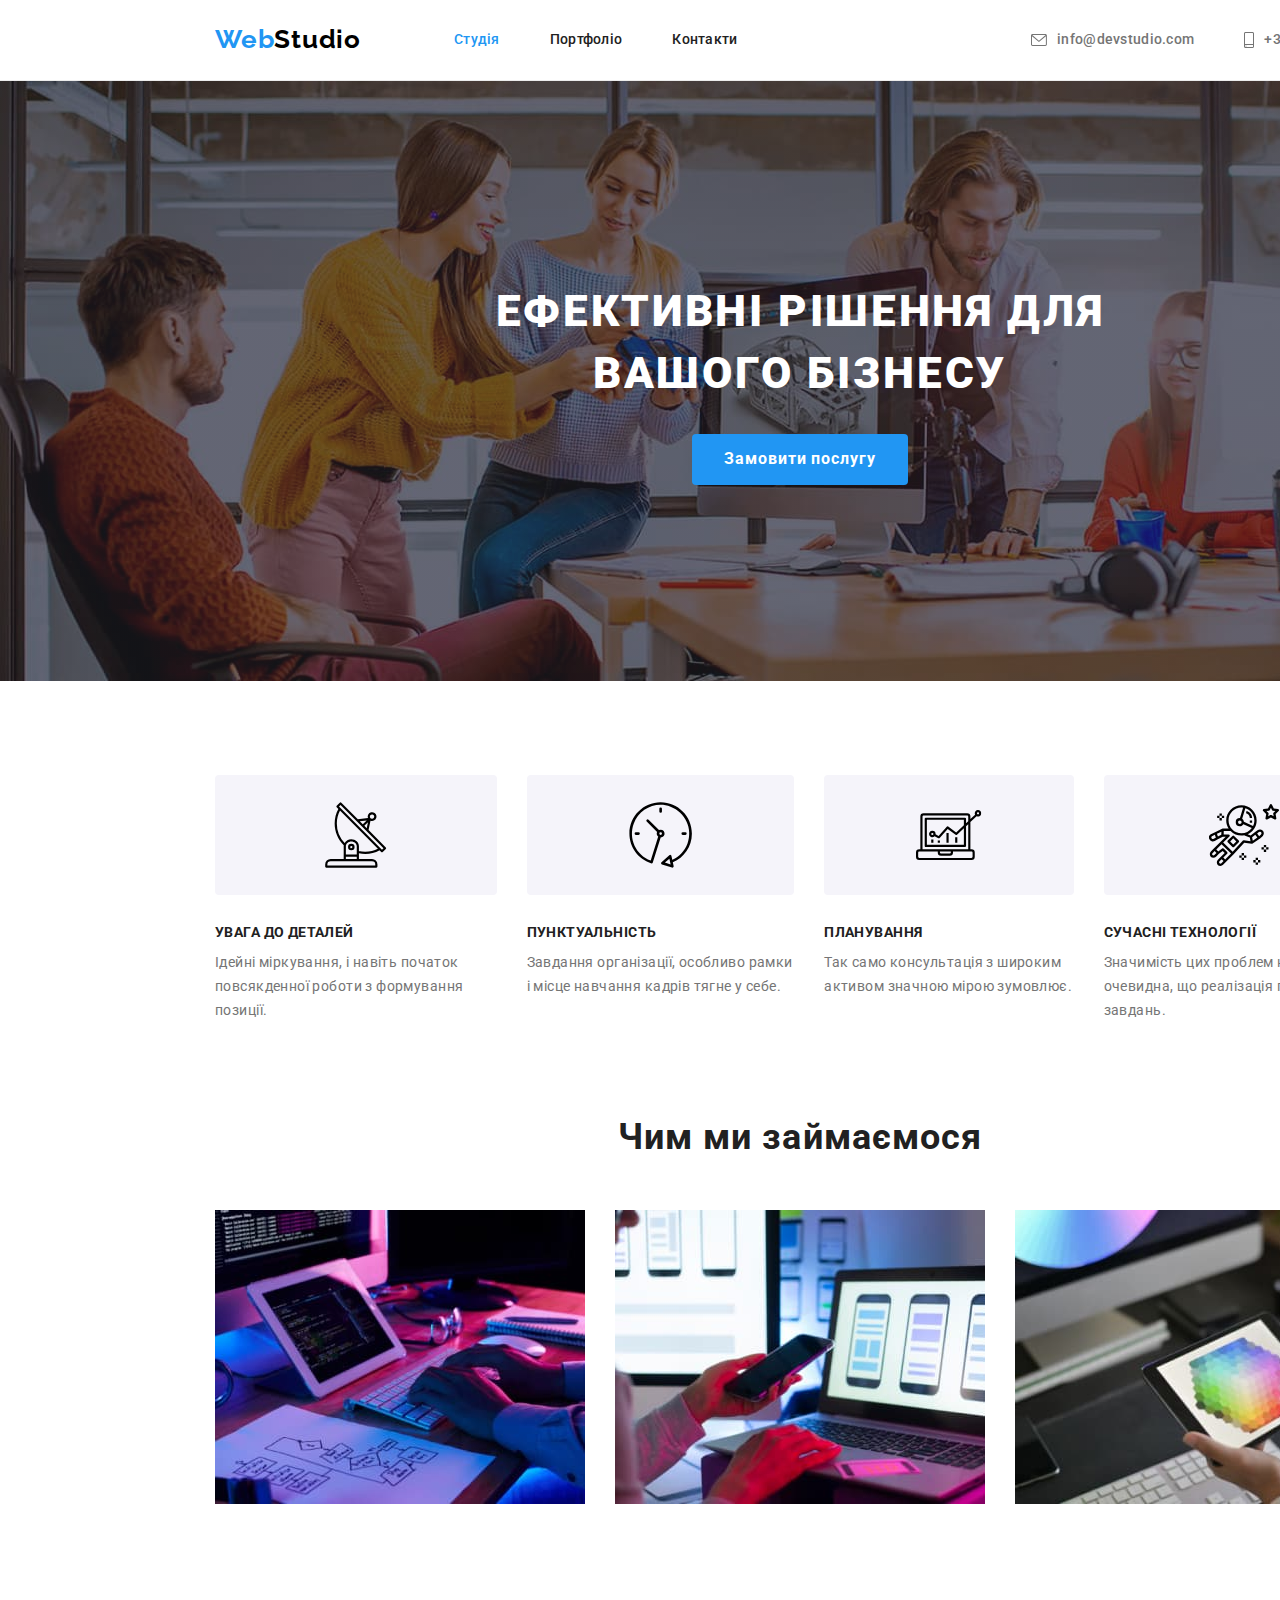
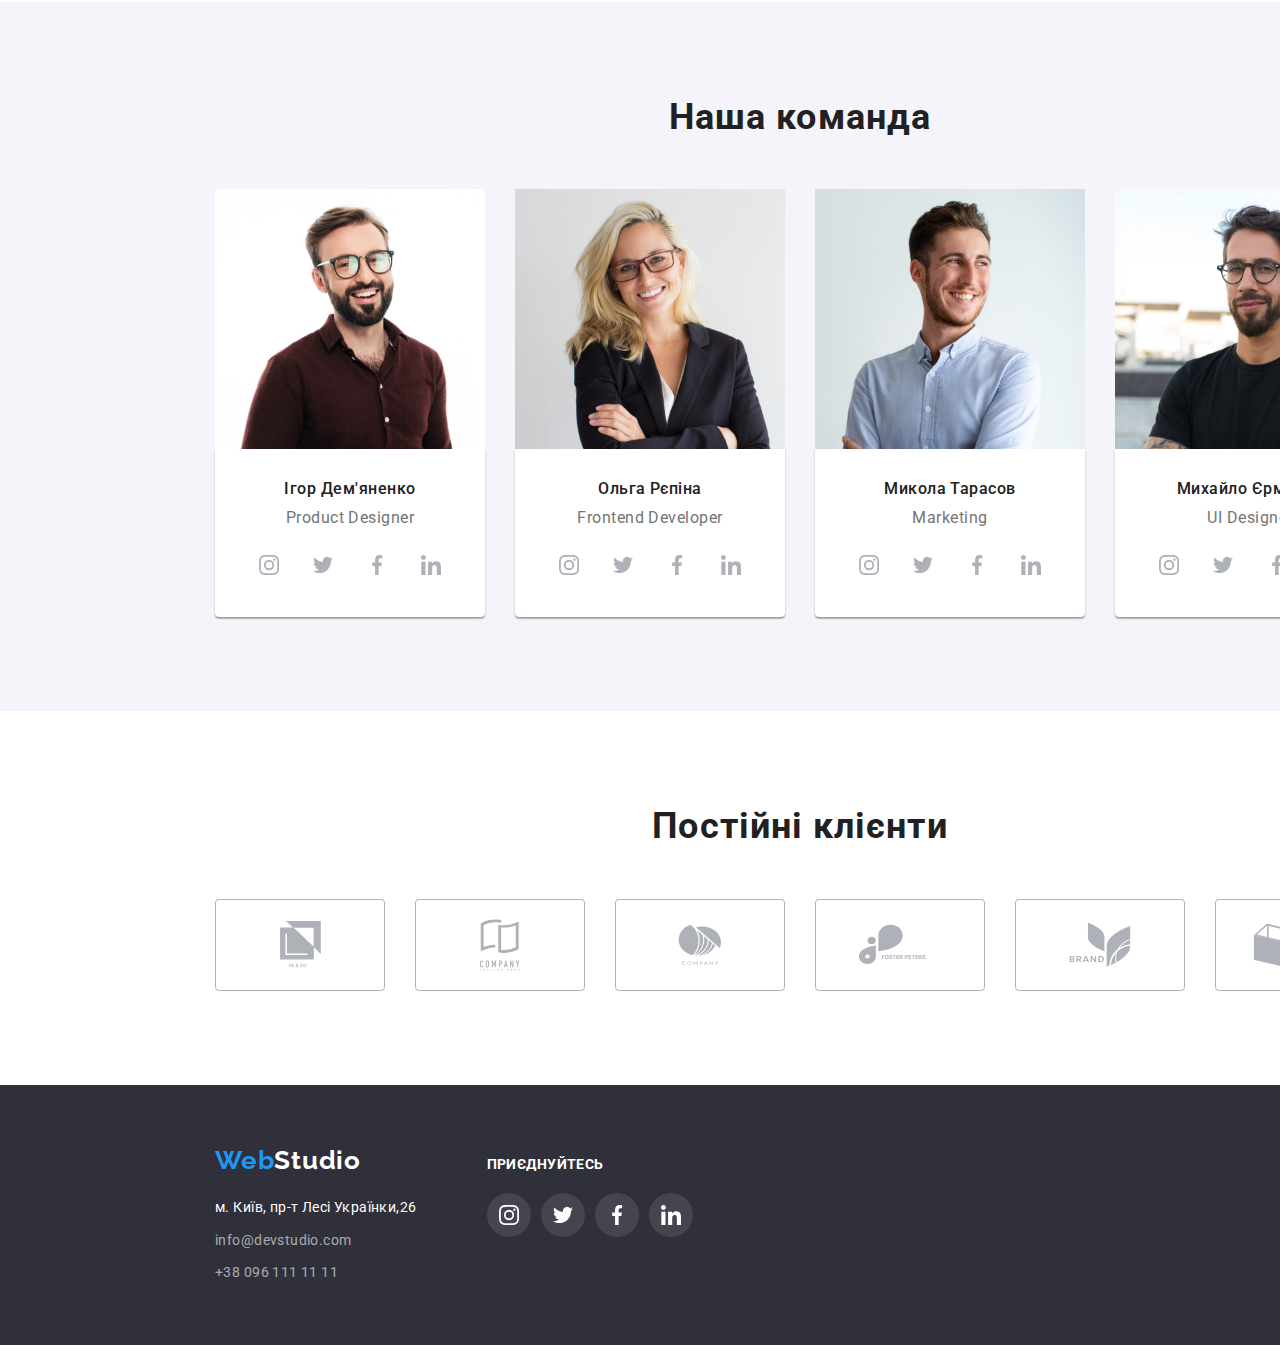
<file: index.html>
<!DOCTYPE html>
<html lang="uk">
  <head>
    <meta charset="UTF-8" />
    <meta http-equiv="X-UA-Compatible" content="IE=edge" />
    <meta name="viewport" content="width=device-width, initial-scale=1.0" />
    <link
      href="https://fonts.googleapis.com/css2?family=Raleway:wght@700&family=Roboto:wght@400;500;700;900&display=swap"
      rel="stylesheet"
    />
    <link rel="stylesheet" href="https://cdnjs.cloudflare.com/ajax/libs/modern-normalize/1.1.0/modern-normalize.min.css">
    <link rel="stylesheet" href="./css/styles.css" />
    <title>WebStudio</title>
  </head>
  <body>
    <header class="top">
      <div class="container main-header">
        <nav class="main-header">
          <a href="./index.html" class="logo"><span class="logo-span">Web</span>Studio</a>
          <ul class="site-nav list">
            <li class="items"><a href="./index.html" class="link current">Студія</a></li>
            <!--pointers-->
            <li class="items"><a href="./portfolio.html" class="link">Портфоліо</a></li>
            <li class="items"><a href="" class="link">Контакти</a></li>
          </ul>
        </nav>
        <ul class="contacts list">
          <li class="item">
            <a href="mailto:info@devstudio.com" class="meltel">
              <svg width="16px" height="12px" class="icons-header">
                <use href="./images/icons.svg#envelope"></use>
              </svg>  
              info@devstudio.com</a
            >
          </li>
          <!--pointers-->
          <li class="item">
            <a href="tel:+380961111111" class="meltel">
              <svg width="10px" height="16px" class="icons-header">
                <use href="./images/icons.svg#smartphone"></use>
              </svg>  
              +38 096 111 11 11</a
            >
          </li>
        </ul>
      </div>
    </header>

    <main>
      <section class="hero overlay">
        <div class="container">
          <h1 class="hero-title">Ефективні рішення для <br> вашого бізнесу</h1>
          <button type="button" class="button-main">Замовити послугу</button>
        </div>
      </section>

      <section class="section">
        <div class="container">
          <h2 class="visually-hidden">Особливості</h2>
          <ul class="list flex">
            <li>
              <div class="features">
                <svg width="65.32px" height="70px" class="features-icons">
                  <use href="./images/icons.svg#antenna"></use>
                </svg>
              </div>
              <h3 class="section-ti">Увага до деталей</h3>
              <p class="description">Ідейні міркування, і навіть початок повсякденної роботи з формування позиції.</p>
            </li>
            <li>
              <div class="features">
                <svg width="65.32px" height="70px" class="features-icons">
                  <use href="./images/icons.svg#clock"></use>
                </svg>
              </div>
              <h3 class="section-ti">Пунктуальність</h3>
              <p class="description">Завдання організації, особливо рамки і місце навчання кадрів тягне у себе.</p>
            </li>
            <li>
              <div class="features">
                <svg width="65.32px" height="70px" class="features-icons">
                  <use href="./images/icons.svg#diagram"></use>
                </svg>
              </div>
              <h3 class="section-ti">Планування</h3>
              <p class="description">Так само консультація з широким активом значною мірою зумовлює.</p>
            </li>
            <li>
              <div class="features">
                <svg width="70px" height="70px" class="features-icons">
                  <use href="./images/icons.svg#astronaut"></use>
                </svg>
              </div>
              <h3 class="section-ti">Сучасні технології</h3>
              <p class="description">Значимість цих проблем настільки очевидна, що реалізація планових завдань.</p>
            </li>
          </ul>
        </div>
      </section>
      <section class="section wwd">
        <div class="container">
          <h2 class="section-title">Чим ми займаємося</h2>
          <ul class="list flex">
            <li>
              <img src="./images/box1.jpg" width="370" alt="людина програмує" />
            </li>
            <li>
              <img src="./images/box2.jpg" width="370" alt="людина вибирає дизайн" />
            </li>
            <li>
              <img src="./images/box3.jpg" width="370" alt="людина вибирає колір" />
            </li>
          </ul>
        </div>
      </section>
      <section class="section team">
        <div class="container">
          <h2 class="section-title">Наша команда</h2>
        <ul class="list team-people">
          <li class="people">
            <img src="./images/img1.jpg" width="270" alt="Ігор Дем'яненко Product Designer" class="img-desc"/>
            <div class="description-p">
              <h3 class="section-ti-sec">Ігор Дем'яненко</h3>
              <p class="section-ti-sec-descr">Product Designer</p>
               <ul class="list soclink">
                  <li><a href="" class="link-icon">
                    <svg width="20px" height="20px" class="social-networks">
                      <use href="./images/icons.svg#instagram"></use></svg>
                  </a></li>
                  <li><a href="" class="link-icon">
                    <svg width="20px" height="20px" class="social-networks">
                      <use href="./images/icons.svg#twitter"></use></svg>
                  </a></li>
                  <li><a href="" class="link-icon">
                    <svg width="20px" height="20px" class="social-networks">
                      <use href="./images/icons.svg#facebook"></use></svg>
                  </a></li>
                  <li><a href="" class="link-icon">
                    <svg width="20px" height="20px" class="social-networks">
                      <use href="./images/icons.svg#linkedin"></use></svg>
                  </a></li>
                </ul>
            </div>
          </li>
          <li class="people">
            <img src="./images/img2.jpg" width="270" alt="Ольга Рєпіна Frontend Developer" class="img-desc"/>
            <div class="description-p">
              <h3 class="section-ti-sec">Ольга Рєпіна</h3>
              <p class="section-ti-sec-descr">Frontend Developer</p>
               <ul class="list soclink">
                  <li><a href="" class="link-icon">
                    <svg width="20px" height="20px" class="social-networks">
                      <use href="./images/icons.svg#instagram"></use></svg>
                  </a></li>
                  <li><a href="" class="link-icon">
                    <svg width="20px" height="20px" class="social-networks">
                      <use href="./images/icons.svg#twitter"></use></svg>
                  </a></li>
                  <li><a href="" class="link-icon">
                    <svg width="20px" height="20px" class="social-networks">
                      <use href="./images/icons.svg#facebook"></use></svg>
                  </a></li>
                  <li><a href="" class="link-icon">
                    <svg width="20px" height="20px" class="social-networks">
                      <use href="./images/icons.svg#linkedin"></use></svg>
                  </a></li>
                </ul>
            </div>
          </li>
          <li class="people">
            <img src="./images/img3.jpg" width="270" alt="Микола Тарасов Marketing" class="img-desc"/>
            <div class="description-p">
              <h3 class="section-ti-sec">Микола Тарасов</h3>
              <p class="section-ti-sec-descr">Marketing</p>
               <ul class="list soclink">
                  <li><a href="" class="link-icon">
                    <svg width="20px" height="20px" class="social-networks">
                      <use href="./images/icons.svg#instagram"></use></svg>
                  </a></li>
                  <li><a href="" class="link-icon">
                    <svg width="20px" height="20px" class="social-networks">
                      <use href="./images/icons.svg#twitter"></use></svg>
                  </a></li>
                  <li><a href="" class="link-icon">
                    <svg width="20px" height="20px" class="social-networks">
                      <use href="./images/icons.svg#facebook"></use></svg>
                  </a></li>
                  <li><a href="" class="link-icon">
                    <svg width="20px" height="20px" class="social-networks">
                      <use href="./images/icons.svg#linkedin"></use></svg>
                  </a></li>
                </ul>
            </div>
          </li>
          <li class="people">
            <img src="./images/img4.jpg" width="270" alt="Михайло Єрмаков UI Designer" class="img-desc"/>
            <div class="description-p">
              <h3 class="section-ti-sec">Михайло Єрмаков</h3>
              <p class="section-ti-sec-descr">UI Designer</p>
                <ul class="list soclink">
                  <li><a href="" class="link-icon">
                    <svg width="20px" height="20px" class="social-networks">
                      <use href="./images/icons.svg#instagram"></use></svg>
                  </a></li>
                  <li><a href="" class="link-icon">
                    <svg width="20px" height="20px" class="social-networks">
                      <use href="./images/icons.svg#twitter"></use></svg>
                  </a></li>
                  <li><a href="" class="link-icon">
                    <svg width="20px" height="20px" class="social-networks">
                      <use href="./images/icons.svg#facebook"></use></svg>
                  </a></li>
                  <li><a href="" class="link-icon">
                    <svg width="20px" height="20px" class="social-networks">
                      <use href="./images/icons.svg#linkedin"></use></svg>
                  </a></li>
                </ul>
            </div>
          </li>
        </ul>
        </div>
      </section>
      <section class="section">
        <div class="container">
          <h2 class="section-title">Постійні клієнти</h2>
          <ul class="list companies">
            <li>
              <a href="" class="companies-link">
                <svg width="41px" height="46.7px" class="companies-list">
                  <use href="./images/icons.svg#company1"></use>
                </svg>
              </a>
            </li>
            <li>
              <a href="" class="companies-link">
                <svg width="40px" height="52px" class="companies-list">
                  <use href="./images/icons.svg#company2"></use>
                </svg>
              </a>
            </li>
            <li>
              <a href="" class="companies-link">
                <svg width="43.46px" height="41.18px" class="companies-list">
                  <use href="./images/icons.svg#company3"></use>
                </svg>
              </a>
            </li>
            <li>
              <a href="" class="companies-link">
                <svg width="84.44px" height="40.62px" class="companies-list">
                  <use href="./images/icons.svg#company4"></use>
                </svg>
              </a>
            </li>
            <li>
              <a href="" class="companies-link">
                <svg width="62.54px" height="45.43px" class="companies-list">
                  <use href="./images/icons.svg#company5"></use>
                </svg>
              </a>
            </li>
            <li>
              <a href="" class="companies-link">
                <svg width="93.71px" height="43.93px" class="companies-list">
                  <use href="./images/icons.svg#company6"></use>
                </svg>
              </a>
            </li>
          </ul>
        </div>
      </section>
    </main>
    <footer class="footer">
      <div class="container flex-foot">
        <div>
          <a href="./index.html" class="logo-foot"><span class="logo-span">Web</span>Studio</a>
        <address class="footadd">
          <ul class="address list">
            <li class=" forreatr">
              <a href="https://goo.gl/maps/CPtrU1FHBa2aNyZL9" target="_blank" rel="noopener noreferrer" class="address-link">м.
                Київ, пр-т Лесі Українки,26</a>
            </li>
            <li class=" forreatr"><a href="mailto:info@devstudio.com" class="address-mt">info@devstudio.com</a></li>
            <li class=" forreatr"><a href="tel:+380961111111" class="address-mt">+38 096 111 11 11</a></li>
          </ul>
        </address>
        </div>
        <div class="join">
          <h3 class="foot-join">приєднуйтесь</h3>
          <ul class="list foot-links">
                 <li><a href="" class="foot-link-icon">
                    <svg width="20px" height="20px" class="foot-social-networks">
                      <use href="./images/icons.svg#instagram"></use></svg>
                  </a></li>
                  <li><a href="" class="foot-link-icon">
                    <svg width="20px" height="20px" class="foot-social-networks">
                      <use href="./images/icons.svg#twitter"></use></svg>
                  </a></li>
                  <li><a href="" class="foot-link-icon">
                    <svg width="20px" height="20px" class="foot-social-networks">
                      <use href="./images/icons.svg#facebook"></use></svg>
                  </a></li>
                  <li><a href="" class="foot-link-icon">
                    <svg width="20px" height="20px" class="foot-social-networks">
                      <use href="./images/icons.svg#linkedin"></use></svg>
                  </a>
                </li>
           </ul>
        </div>
      </div>
    </footer>
  </body>
</html>
</file>
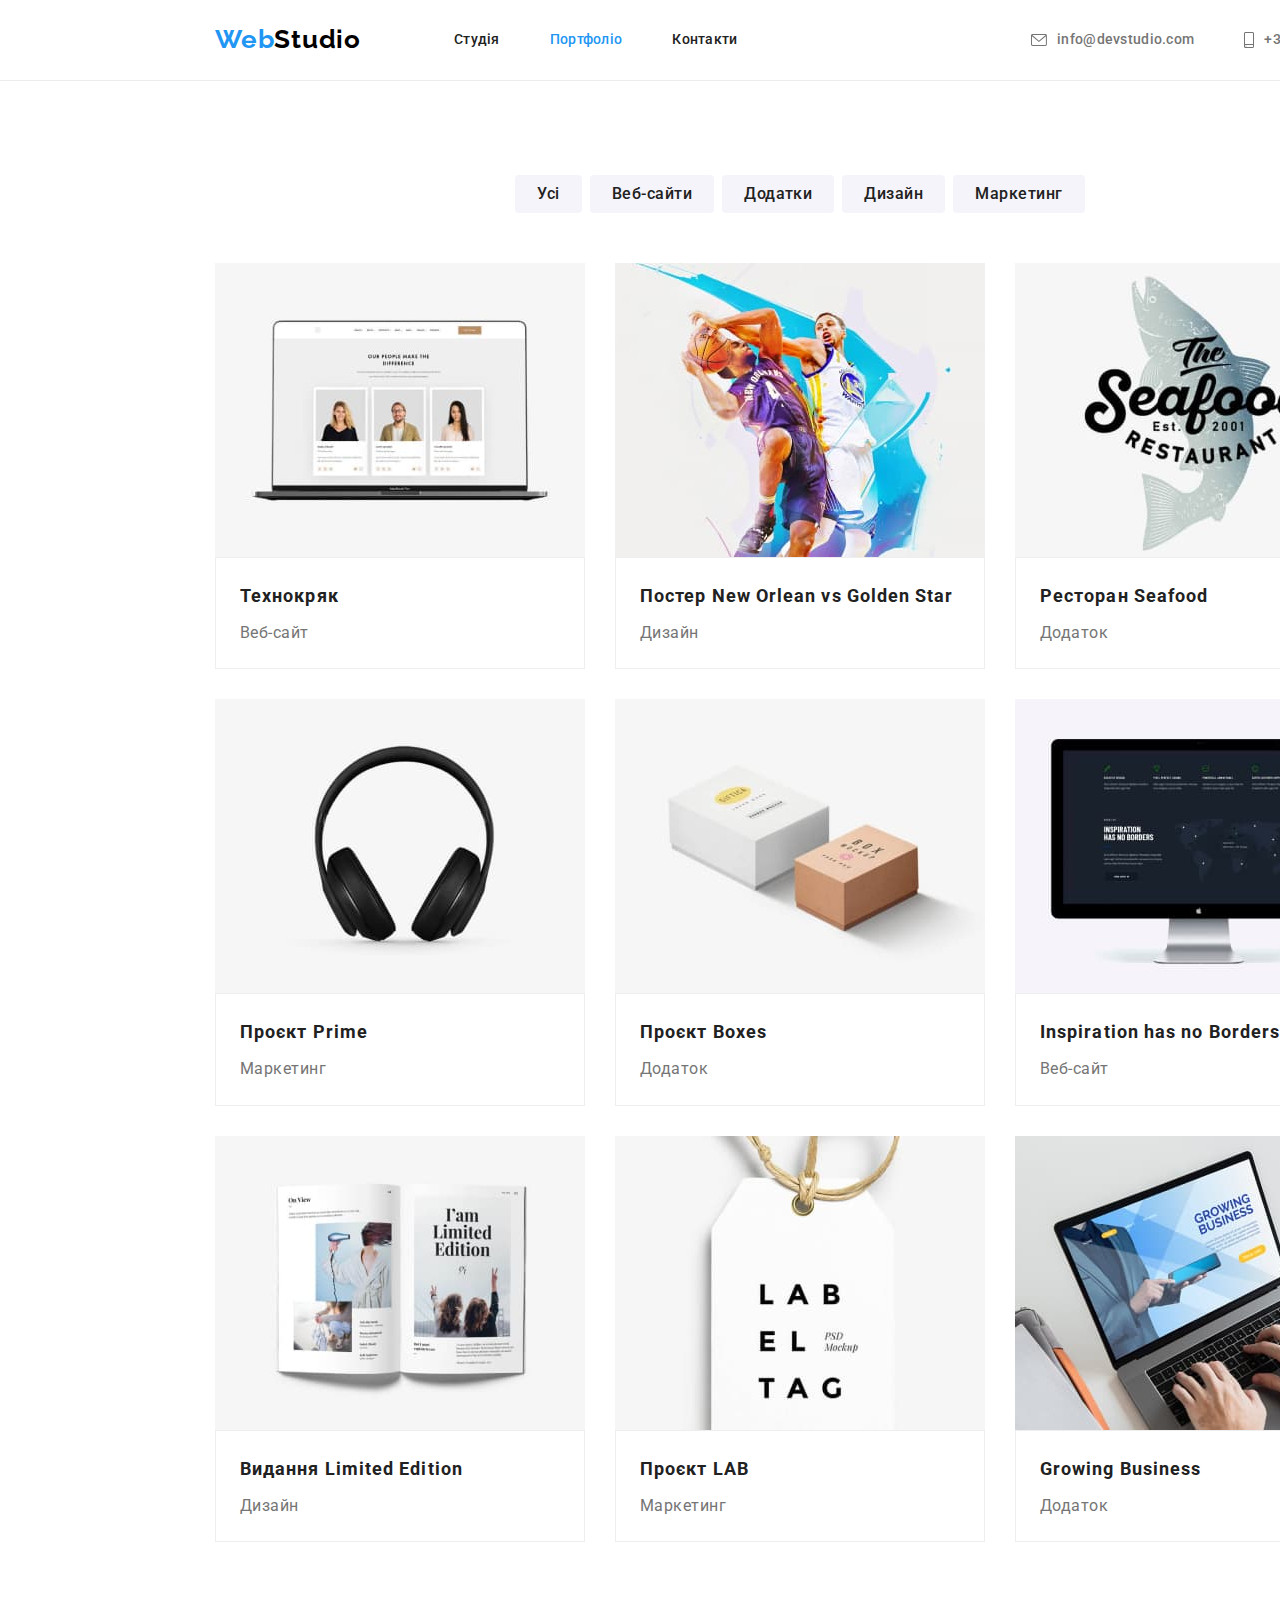
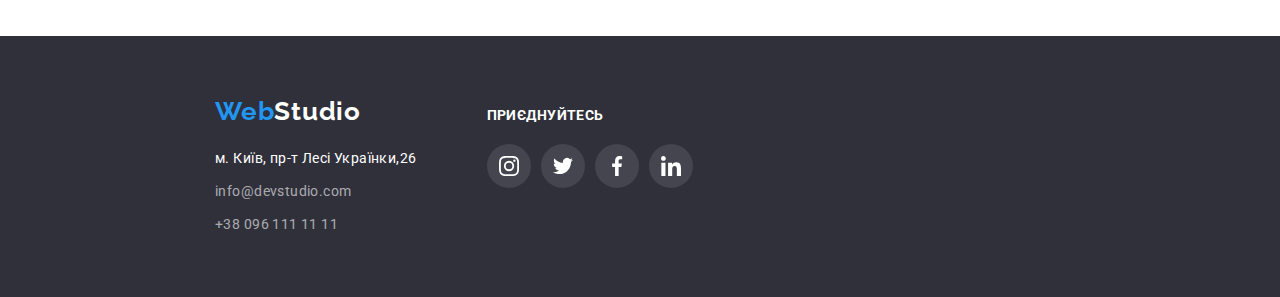
<file: portfolio.html>
<!DOCTYPE html>
<html lang="uk">
  <head>
    <meta charset="UTF-8" />
    <meta http-equiv="X-UA-Compatible" content="IE=edge" />
    <meta name="viewport" content="width=device-width, initial-scale=1.0" />
    <link
      href="https://fonts.googleapis.com/css2?family=Raleway:wght@700&family=Roboto:wght@400;500;700;900&display=swap"
      rel="stylesheet"
    />
    <link rel="stylesheet" href="https://cdnjs.cloudflare.com/ajax/libs/modern-normalize/1.1.0/modern-normalize.min.css">
    <title>Portfolio</title>
    <link rel="stylesheet" href="./css/styles.css" />
  </head>
  <body>
    <header class="top">
      <div class="container main-header">
        <nav class="main-header">
          <a href="./index.html" class="logo"><span class="logo-span">Web</span>Studio</a>
          <ul class="site-nav list">
            <li class="items"><a href="./index.html" class="link">Студія</a></li>
            <!--pointers-->
            <li class="items"><a href="./portfolio.html" class="link current">Портфоліо</a></li>
            <li class="items"><a href="" class="link">Контакти</a></li>
          </ul>
        </nav>
        <ul class="contacts list">
          <li class="item">
            <a href="mailto:info@devstudio.com" class="meltel">
              <svg width="16px" height="12px" class="icons-header">
                <use href="./images/icons.svg#envelope"></use>
              </svg>  
              info@devstudio.com</a
            >
          </li>
          <!--pointers-->
          <li class="item">
            <a href="tel:+380961111111" class="meltel">
              <svg width="10px" height="16px" class="icons-header">
                <use href="./images/icons.svg#smartphone"></use>
              </svg>  
              +38 096 111 11 11</a
            >
          </li>
        </ul>
      </div>
    </header>
    <main>
      <section class="section">
        <div class="container">
          <h1 class="visually-hidden">Приклади</h1>
          <ul class="list butlist">
            <li class="but-sec"><button type="button" class="buttons">Усі</button></li>
            <li class="but-sec"><button type="button" class="buttons">Веб-сайти</button></li>
            <li class="but-sec"><button type="button" class="buttons">Додатки</button></li>
            <li class="but-sec"><button type="button" class="buttons">Дизайн</button></li>
            <li class="but-sec"><button type="button" class="buttons">Маркетинг</button></li>
          </ul>
          
          <ul class="list product">
            <li class="product-element">
              <a href="" class="link-portfolio">
                <img src="./images/imgp1.jpg" width="370" alt="комп'ютер" class="img-desc-w"/>
                <div class="description-w">
                  <h2 class="section-tp">Технокряк</h2>
                  <p class="section-tp-descr">Веб-сайт</p>
                </div>
              </a>
            </li>
            <li class="product-element">
              <a href="" class="link-portfolio">
                <img src="./images/imgp2.jpg" width="370" alt="дизайн постеру" class="img-desc-w"/>
                <div class="description-w">
                  <h2 class="section-tp">Постер New Orlean vs Golden Star</h2>
                  <p class="section-tp-descr">Дизайн</p>
                </div>
              </a>
            </li>
            <li class="product-element">
              <a href="" class="link-portfolio">
                <img src="./images/imgp3.jpg" width="370" alt="лейбл ресторану" class="img-desc-w"/>
                <div class="description-w">
                  <h2 class="section-tp">Ресторан Seafood</h2>
                  <p class="section-tp-descr">Додаток</p>
                </div>
              </a>
            </li>
            <li class="product-element">
              <a href="" class="link-portfolio">
                <img src="./images/imgp4.jpg" width="370" alt="навушники лейбл" class="img-desc-w"/>
                <div class="description-w">
                  <h2 class="section-tp">Проєкт Prime</h2>
                  <p class="section-tp-descr">Маркетинг</p>
                </div>
              </a>
            </li>
            <li class="product-element"> 
              <a href="" class="link-portfolio">
                <img src="./images/imgp5.jpg" width="370" alt="коробки лейбл" class="img-desc-w"/>
                <div class="description-w">
                  <h2 class="section-tp">Проєкт Boxes</h2>
                  <p class="section-tp-descr">Додаток</p>
                </div>
              </a>
            </li>
            <li class="product-element">
              <a href="" class="link-portfolio">
                <img src="./images/imgp6.jpg" width="370" alt="комп'ютер сайт 1" class="img-desc-w"/>
                <div class="description-w">
                  <h2 class="section-tp">Inspiration has no Borders</h2>
                  <p class="section-tp-descr">Веб-сайт</p>
                </div>
              </a>
            </li>
            <li class="product-element">
              <a href="" class="link-portfolio">
                <img src="./images/imgp7.jpg" width="370" alt="книжка лейбл" class="img-desc-w"/>
                <div class="description-w">
                  <h2 class="section-tp">Видання Limited Edition</h2>
                  <p class="section-tp-descr">Дизайн</p>
                </div>
              </a>
            </li>
            <li class="product-element">
              <a href="" class="link-portfolio">
                <img src="./images/imgp8.jpg" width="370" alt="лейбл" class="img-desc-w"/>
                <div class="description-w">
                  <h2 class="section-tp">Проєкт LAB</h2>
                  <p class="section-tp-descr">Маркетинг</p>
                </div>
              </a>
            </li>
            <li class="product-element" class="but-sec">
              <a href="" class="link-portfolio">
                <img src="./images/imgp9.jpg" width="370" alt="комп'ютер сайт 2" class="img-desc-w"/>
                <div class="description-w">
                  <h2 class="section-tp">Growing Business</h2>
                  <p class="section-tp-descr">Додаток</p>
                </div>
              </a>
            </li>
          </ul>
        </div>
      </section>
    </main>
    <footer class="footer">
      <div class="container flex-foot">
        <div>
          <a href="./index.html" class="logo-foot"><span class="logo-span">Web</span>Studio</a>
        <address class="footadd">
          <ul class="address list">
            <li class=" forreatr">
              <a href="https://goo.gl/maps/CPtrU1FHBa2aNyZL9" target="_blank" rel="noopener noreferrer" class="address-link">м.
                Київ, пр-т Лесі Українки,26</a>
            </li>
            <li class=" forreatr"><a href="mailto:info@devstudio.com" class="address-mt">info@devstudio.com</a></li>
            <li class=" forreatr"><a href="tel:+380961111111" class="address-mt">+38 096 111 11 11</a></li>
          </ul>
        </address>
        </div>
        <div class="join">
          <h3 class="foot-join">приєднуйтесь</h3>
          <ul class="list foot-links">
                 <li><a href="" class="foot-link-icon">
                    <svg width="20px" height="20px" class="foot-social-networks">
                      <use href="./images/icons.svg#instagram"></use></svg>
                  </a></li>
                  <li><a href="" class="foot-link-icon">
                    <svg width="20px" height="20px" class="foot-social-networks">
                      <use href="./images/icons.svg#twitter"></use></svg>
                  </a></li>
                  <li><a href="" class="foot-link-icon">
                    <svg width="20px" height="20px" class="foot-social-networks">
                      <use href="./images/icons.svg#facebook"></use></svg>
                  </a></li>
                  <li><a href="" class="foot-link-icon">
                    <svg width="20px" height="20px" class="foot-social-networks">
                      <use href="./images/icons.svg#linkedin"></use></svg>
                  </a>
                </li>
           </ul>
        </div>
      </div>
    </footer>
  </body>
</html>
</file>
<file: css/styles.css>
:root{
    --primary-text-color: #757575;
    --accent-color: #2196F3;
    --white: #ffffff;
    --black: #000000;
    --background: #2F303A;
    --title: #212121;
    --button: #F5F4FA;
    --footer-meltel: rgba(255, 255, 255, 0.6);
    --button-inactive: #188CE8;
    --icons: #AFB1B8;
    --icons-foot: rgba(255, 255, 255, 0.1);
}

/* html{
    box-sizing: border-box;
}

*,
*::before,
*::after{
    box-sizing: inherit;
} */

.list{
    padding: 0;
    margin: 0;
    list-style: none;
}


p,
h1,
h2,
h3,
ul{
    padding: 0;
    margin: 0;
}
/* колір основного тексту #212121 */
/* другорядний колір тексту #757575*/
/* акцент #2196F3 */
/* #FFFFFF білий */
/* #2F303A другорядний */
/*  */

body{
    margin: 0 auto;
    width: 1600px;
    color: var(--primary-text-color);
    background-color: var(--white);
    font-family: Roboto, sans-serif;
    /* overflow-x: hidden; */
}
/* header */
.top{
    border-bottom: 1px solid #ECECEC;
}

.main-header{
    display: flex;
    align-items: center;
}
.logo{
    color: var(--black);
    font-family: 'Raleway',sans-serif;
    font-style: normal;
    font-weight: 700;
    font-size: 26px;
    line-height: 1.2;
    letter-spacing: 0.03em;
    text-decoration: none;
}

.logo-span{
    color: var(--accent-color);
}

.logo-foot{
    display: inline-block;
    margin-bottom: 20px;
    color: var(--white);
    font-family: 'Raleway',sans-serif;
    font-style: normal;
    font-weight: 700;
    font-size: 26px;
    line-height: 1.2;
    letter-spacing: 0.03em;
    text-decoration: none;
}
.site-nav{
    display: flex;
    margin-left: 93px;
}

/* .site-nav li{
    outline: 2px solid tomato;
} */

.site-nav .items:not(:last-child){
    margin-right: 50px;
}
.site-nav .link{
    display: block;
    padding-top: 32px;
    padding-bottom: 32px;
    color: var(--title);
    font-weight: 500;
    font-size: 14px;
    line-height: 1.14;
    letter-spacing: 0.02em;
    text-decoration: none;
}

.site-nav .link:hover,
.site-nav .link:focus{
    color: var(--accent-color);
}

.site-nav .link.current{
    color: var(--accent-color);
}
.contacts{
    display: flex;
    margin-left: auto;
}

.contacts .item:not(:last-child){
    margin-right: 50px;
}

.contacts .meltel{
    padding-top: 32px;
    padding-bottom: 32px;
    color: var(--primary-text-color);
    font-weight: 500;
    font-size: 14px;
    line-height: 1.14;
    letter-spacing: 0.02em;
    text-decoration: none;
    display: flex;
    align-items: center;
}

.contacts .meltel:hover,
.contacts .meltel:focus{
    color: var(--accent-color);
}

.container{
    margin-left: auto;
    margin-right: auto;
    padding-left: 15px;
    padding-right: 15px;
    width: 1200px;
}

.icons-header{
    margin-right: 10px;
    fill: currentColor;
}

/* main */
.hero{
    background-color: var(--background);
    text-align: center;
    padding-top: 200px;
    padding-bottom: 200px;
}

.overlay{
    max-width: 1600px;
    height: 600px;
    margin-left: auto;
    margin-right: auto;
    background-image: linear-gradient( 
        to right,
     rgba(47, 48, 58, 0.4),
     rgba(47, 48, 58, 0.4)
     ), url(../images/hero.jpg);
    background-repeat: no-repeat;
    background-position: center;
    background-size: cover;
}

.hero-title{
    margin-bottom: 30px;
    margin-top: 0;
    color: var(--white);
    font-weight: 900;
    font-size: 44px;
    line-height: 1.4;
    text-align: center;
    letter-spacing: 0.06em;
    text-transform: uppercase;
}
.button-main{
    display: inline-block;
    border-radius: 4px;
    border: var(--accent-color);
    padding: 10px 32px;
    min-width: 216px;
    color: var(--white);
    background-color: var(--accent-color);
    cursor: pointer;
    font-family: inherit;
    font-weight: 700;
    font-size: 16px;
    line-height: 1.9;
    margin: 0 auto;
    text-align: center;
    letter-spacing: 0.06em;
}

.button-main:hover,
.button-main:focus{
    color: var(--white);
    background-color: var(--button-inactive);
}
.buttons{
    padding: 6px 22px;
    display: inline-block;
    border-radius: 4px;
    border: var(--button);
    color: var(--title);
    background-color: var(--button);
    cursor: pointer;
    font-family: inherit;
    font-weight: 500;
    font-size: 16px;
    line-height: 26px;
    text-align: center;
    letter-spacing: 0.03em;
}

.but-sec:not(:last-child){
    margin-right: 8px;
}
.buttons:hover,
.buttons:focus{
    border: var(--accent-color);
    color: var(--white);
    background-color: var(--accent-color);
    cursor: pointer;
    font-family: inherit;
    box-shadow: 0px 3px 1px rgba(0, 0, 0, 0.1), 0px 1px 2px rgba(0, 0, 0, 0.08), 0px 2px 2px rgba(0, 0, 0, 0.12);
}

.butlist{
    margin-bottom: 50px;
    display: flex;
    justify-content: center;
}
.section{
    padding-top: 94px;
    padding-bottom: 94px;
}

.wwd{
    padding-top: 0;
}
.team{
    background-color: var(--button);  
}

.flex {
    display: flex;
}

.flex li:not(:last-child){
    margin-right: 30px;
}

.visually-hidden {
    position: absolute;
    white-space: nowrap;
    width: 1px;
    height: 1px;
    overflow: hidden;
    border: 0;
    padding: 0;
    clip: rect(0 0 0 0);
    clip-path: inset(50%);
    margin: -1px;
}

.section-title{
    margin-bottom: 50px;
    color: var(--title);
    font-weight: 700;
    font-size: 36px;
    line-height: 1.2;
    text-align: center;
    letter-spacing: 0.03em;
}

.features{
    background-color: var(--button);
    border-radius: 4px;
    margin-bottom: 30px;
    height: 120px;
    display: flex;
    justify-content: center;
    align-items: center;
}

.features-icons{
    
}

.section-ti{
    margin-bottom: 10px;
    color: var(--title);
    font-weight: 700;
    font-size: 14px;
    line-height: 1.14;
    letter-spacing: 0.03em;
    text-transform: uppercase;
}

.description{
    font-weight: 400;
    font-size: 14px;
    line-height: 1.7;
    letter-spacing: 0.03em;
}
.section-ti-sec {
    margin-bottom: 10px;
    color: var(--title);
    font-weight: 500;
    font-size: 16px;
    line-height: 1.2;
    text-align: center;
    letter-spacing: 0.03em;
}

.section-ti-sec-descr{
    margin-bottom: 16px;
    font-weight: 400;
    font-size: 16px;
    line-height: 1.2;
    text-align: center;
    letter-spacing: 0.03em;
}
.section-tp{
    margin-bottom: 4px;
    color: var(--title);
    font-weight: 700;
    font-size: 18px;
    line-height: 2;
    letter-spacing: 0.06em;
}

.section-tp-descr{
    color: var(--primary-text-color);
    font-weight: 400;
    font-size: 16px;
    line-height: 1.9;
    letter-spacing: 0.03em;
}
.team-people{
    display: flex;
}
.team-people .people:not(:last-child){
    margin-right: 30px;
}

.soclink{
    display: flex;
    margin: 0;
    /* outline: 1px solid teal; */
    gap: 10px;
    justify-content: center;
}

.link-icon{
    display: flex;
    width: 44px;
    height: 44px;
    border-radius: 50%;
    justify-content: center;
    align-items: center;
    /* outline: 2px solid black; */
}
.link-icon:hover{
    background-color: var(--accent-color);
}

.link-icon:focus {
    background-color: var(--accent-color);
}

.link-icon:focus .social-networks {
    fill: var(--white);
} 

.link-icon:hover .social-networks{
    fill: var(--white);
}

.social-networks{
    fill: var(--icons);
    /* outline: 1px solid tomato; */
}


.link,
.link-portfolio{
    text-decoration: none;
}

.img-desc{
    display: block;
}

.description-p{
    padding-top: 30px;
    padding-bottom: 30px;
    width: 270px;
    background: #FFFFFF;
    box-shadow: 0px 1px 3px rgba(0, 0, 0, 0.12), 0px 1px 1px rgba(0, 0, 0, 0.14), 0px 2px 1px rgba(0, 0, 0, 0.2);
    border-radius: 0px 0px 4px 4px;
    text-align: center;
}

.img-desc-w{
    display: block;
}

.description-w{
    padding: 20px 24px;
    background: var(--white);
    border: 1px solid #EEEEEE;
}

.product{
    display: flex;
    flex-wrap: wrap;
}

.product-element{
    width: 370px;
    margin-right: 30px;
    margin-bottom: 30px;
}

.link-portfolio{
    display: block;
}
.link-portfolio:hover,
.link-portfolio:focus{
    box-shadow: 0px 1px 1px rgba(0, 0, 0, 0.12),
            0px 4px 4px rgba(0, 0, 0, 0.06),
            1px 4px 6px rgba(0, 0, 0, 0.16);
}

.product-element:nth-child(3n){
    margin-right: 0;
}

.product-element:nth-last-child(-n + 3){
    margin-bottom: 0;
}

.companies{
    display: flex;
    /* outline: 1px solid tomato; */
    justify-content: space-between;
}

.companies-link{
    display: flex;
    width: 170px;
    height: 92px;
    align-items: center;
    justify-content: center;
    color: var(--icons);
    border: 1px solid #AFB1B8;
    border-radius: 4px;
    /* outline: 2px solid black; */
}

.companies-link:hover,
.companies-link:focus{
    color: var(--accent-color);
    border-color: var(--accent-color);
}
.companies-list{
    fill: currentColor;
    /* outline: 1px solid teal; */
}


/* footer */
.footer{
    background: var(--background);
    padding-top: 60px;
    padding-bottom: 60px;
}

.footadd{
    font-family: Roboto, sans-serif;
    font-style: normal;
    font-weight: 400;
    font-size: 14px;
    line-height: 1.7;
    letter-spacing: 0.03em;
}

.address-link{
    color: var(--white);
    text-decoration: none;
}

.address-link:hover,
.address-link:focus{
    color: var(--accent-color);
}

.address-mt{
    color: var(--footer-meltel);
    text-decoration: none;
}

.address-mt:hover,
.address-mt:focus{
    color: var(--accent-color);
}

.forreatr:not(:last-child){
    margin-bottom: 9px;
}
.flex-foot{
    display: flex;
    align-items: baseline;
}

.foot-links{
    display: flex;
}

.join{
    margin-left: 70px;
}

.foot-join{
    font-family: 'Roboto';
    font-style: normal;
    font-weight: 700;
    font-size: 14px;
    line-height: 1.14;
    letter-spacing: 0.03em;
    text-transform: uppercase;
    color: var(--white);
    margin-bottom: 20px;
}

.foot-links {
    display: flex;
    margin: 0;
    /* outline: 1px solid teal; */
    gap: 10px;
    justify-content: center;
}

.foot-link-icon {
    display: flex;
    width: 44px;
    height: 44px;
    border-radius: 50%;
    /* outline: 2px solid white; */
    background-color: var(--icons-foot);
    justify-content: center;
    align-items: center;
}

.foot-link-icon:hover {
    background-color: var(--accent-color);
}

.foot-link-icon:focus {
    background-color: var(--accent-color);
}

.foot-link-icon:focus .social-networks {
    fill: var(--white);
}

.foot-link-icon:hover .social-networks {
    fill: var(--white);
}

.foot-social-networks {
    fill: var(--white);
    /* outline: 1px solid tomato; */
}
</file>
